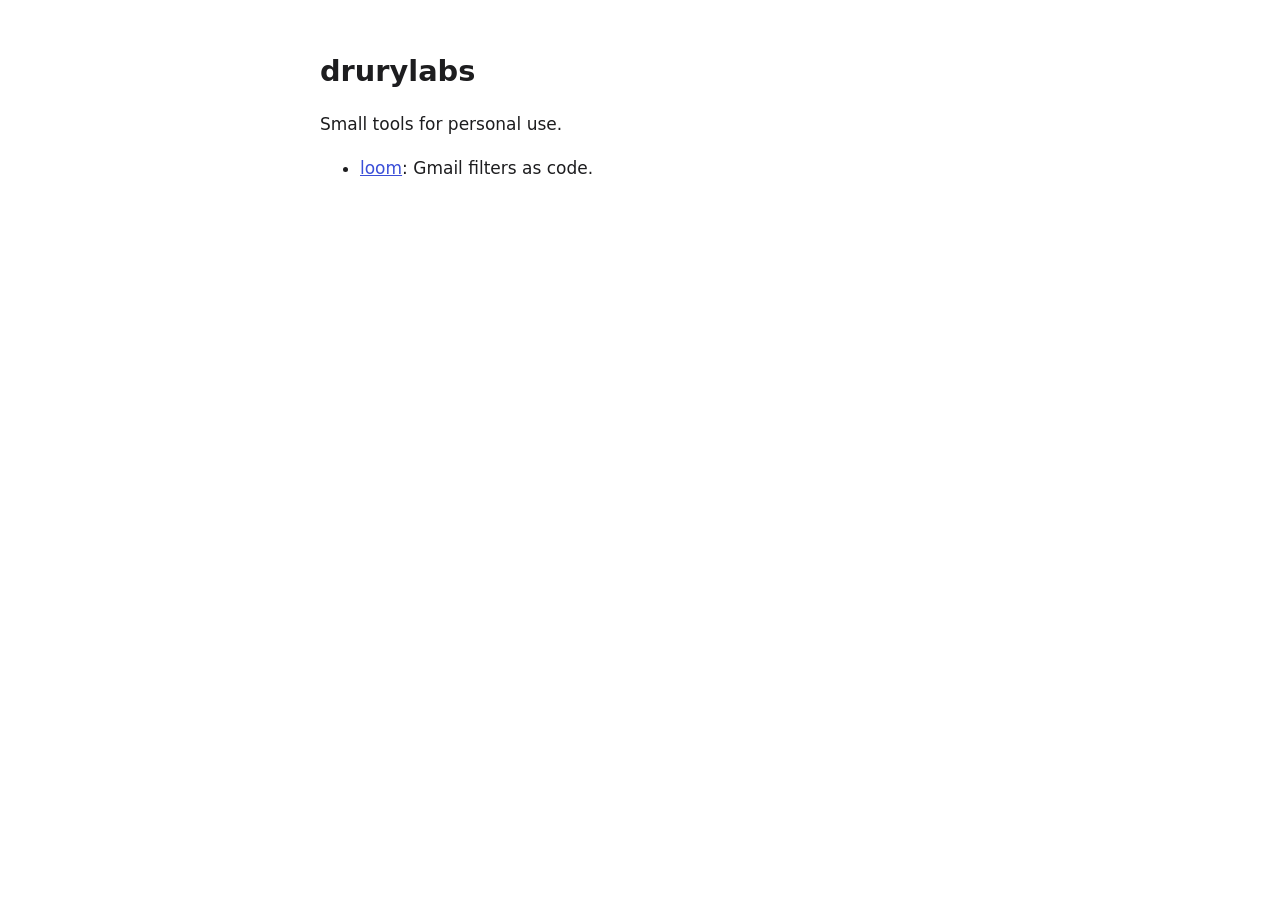
<file: index.html>
<!DOCTYPE html>
<html lang="en">
<head>
<meta charset="utf-8">
<meta name="viewport" content="width=device-width, initial-scale=1">
<title>drurylabs</title>
<link rel="stylesheet" href="/style.css">
</head>
<body>
<h1>drurylabs</h1>
<p>Small tools for personal use.</p>
<ul>
<li><a href="/loom/">loom</a>: Gmail filters as code.</li>
</ul>
</body>
</html>
</file>
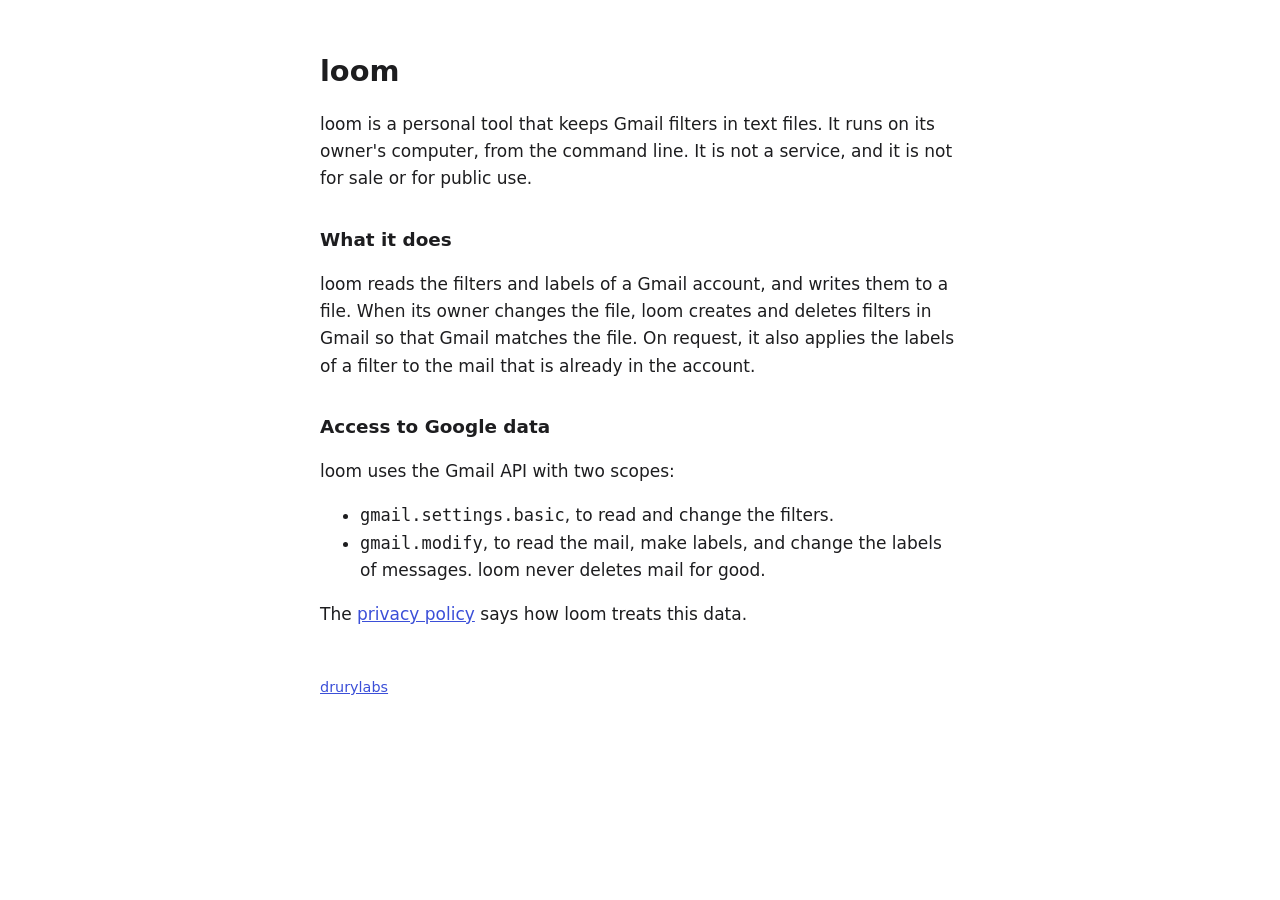
<file: loom/index.html>
<!DOCTYPE html>
<html lang="en">
<head>
<meta charset="utf-8">
<meta name="viewport" content="width=device-width, initial-scale=1">
<title>loom</title>
<link rel="stylesheet" href="/style.css">
</head>
<body>
<h1>loom</h1>
<p>loom is a personal tool that keeps Gmail filters in text files. It runs
on its owner's computer, from the command line. It is not a service, and
it is not for sale or for public use.</p>

<h2>What it does</h2>
<p>loom reads the filters and labels of a Gmail account, and writes them
to a file. When its owner changes the file, loom creates and deletes
filters in Gmail so that Gmail matches the file. On request, it also
applies the labels of a filter to the mail that is already in the
account.</p>

<h2>Access to Google data</h2>
<p>loom uses the Gmail API with two scopes:</p>
<ul>
<li><code>gmail.settings.basic</code>, to read and change the filters.</li>
<li><code>gmail.modify</code>, to read the mail, make labels, and change
the labels of messages. loom never deletes mail for good.</li>
</ul>
<p>The <a href="privacy.html">privacy policy</a> says how loom treats this
data.</p>

<footer><a href="/">drurylabs</a></footer>
</body>
</html>
</file>
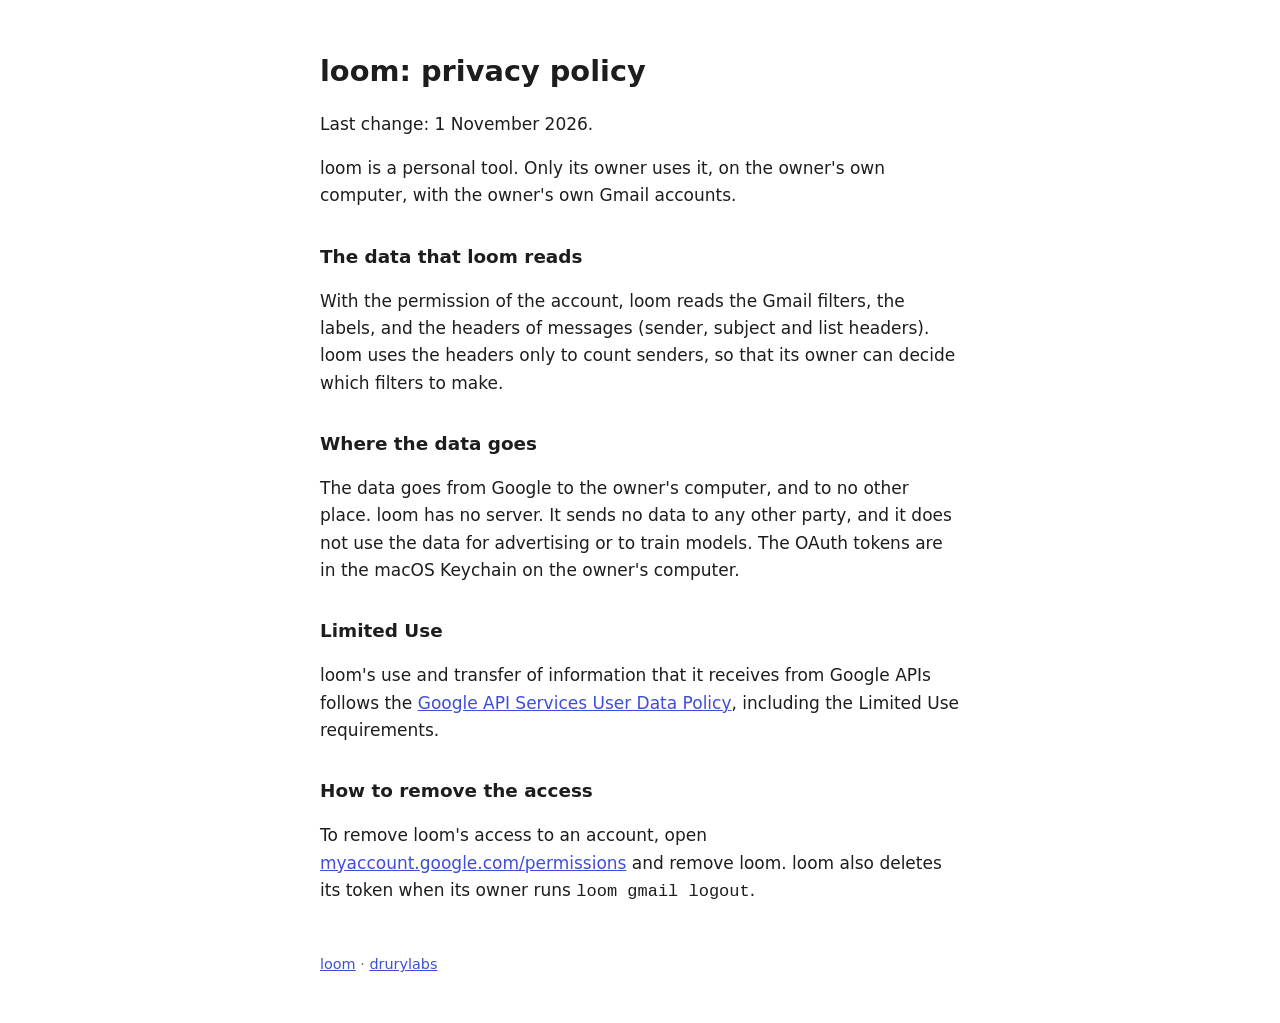
<file: loom/privacy.html>
<!DOCTYPE html>
<html lang="en">
<head>
<meta charset="utf-8">
<meta name="viewport" content="width=device-width, initial-scale=1">
<title>loom: privacy policy</title>
<link rel="stylesheet" href="/style.css">
</head>
<body>
<h1>loom: privacy policy</h1>
<p>Last change: 1 November 2026.</p>

<p>loom is a personal tool. Only its owner uses it, on the owner's own
computer, with the owner's own Gmail accounts.</p>

<h2>The data that loom reads</h2>
<p>With the permission of the account, loom reads the Gmail filters, the
labels, and the headers of messages (sender, subject and list headers).
loom uses the headers only to count senders, so that its owner can
decide which filters to make.</p>

<h2>Where the data goes</h2>
<p>The data goes from Google to the owner's computer, and to no other
place. loom has no server. It sends no data to any other party, and it
does not use the data for advertising or to train models. The OAuth
tokens are in the macOS Keychain on the owner's computer.</p>

<h2>Limited Use</h2>
<p>loom's use and transfer of information that it receives from Google
APIs follows the
<a href="https://developers.google.com/terms/api-services-user-data-policy">Google
API Services User Data Policy</a>, including the Limited Use
requirements.</p>

<h2>How to remove the access</h2>
<p>To remove loom's access to an account, open
<a href="https://myaccount.google.com/permissions">myaccount.google.com/permissions</a>
and remove loom. loom also deletes its token when its owner runs
<code>loom gmail logout</code>.</p>

<footer><a href="/loom/">loom</a> · <a href="/">drurylabs</a></footer>
</body>
</html>
</file>
<file: style.css>
body { font: 17px/1.6 system-ui, sans-serif; max-width: 40rem; margin: 3rem auto; padding: 0 1.25rem; color: #1d1d1f; }
h1 { font-size: 1.8rem; margin-bottom: 0.25rem; }
h2 { font-size: 1.15rem; margin-top: 2rem; }
a { color: #3b4fd8; }
footer { margin-top: 3rem; font-size: 0.9rem; color: #6e6e73; }
</file>
